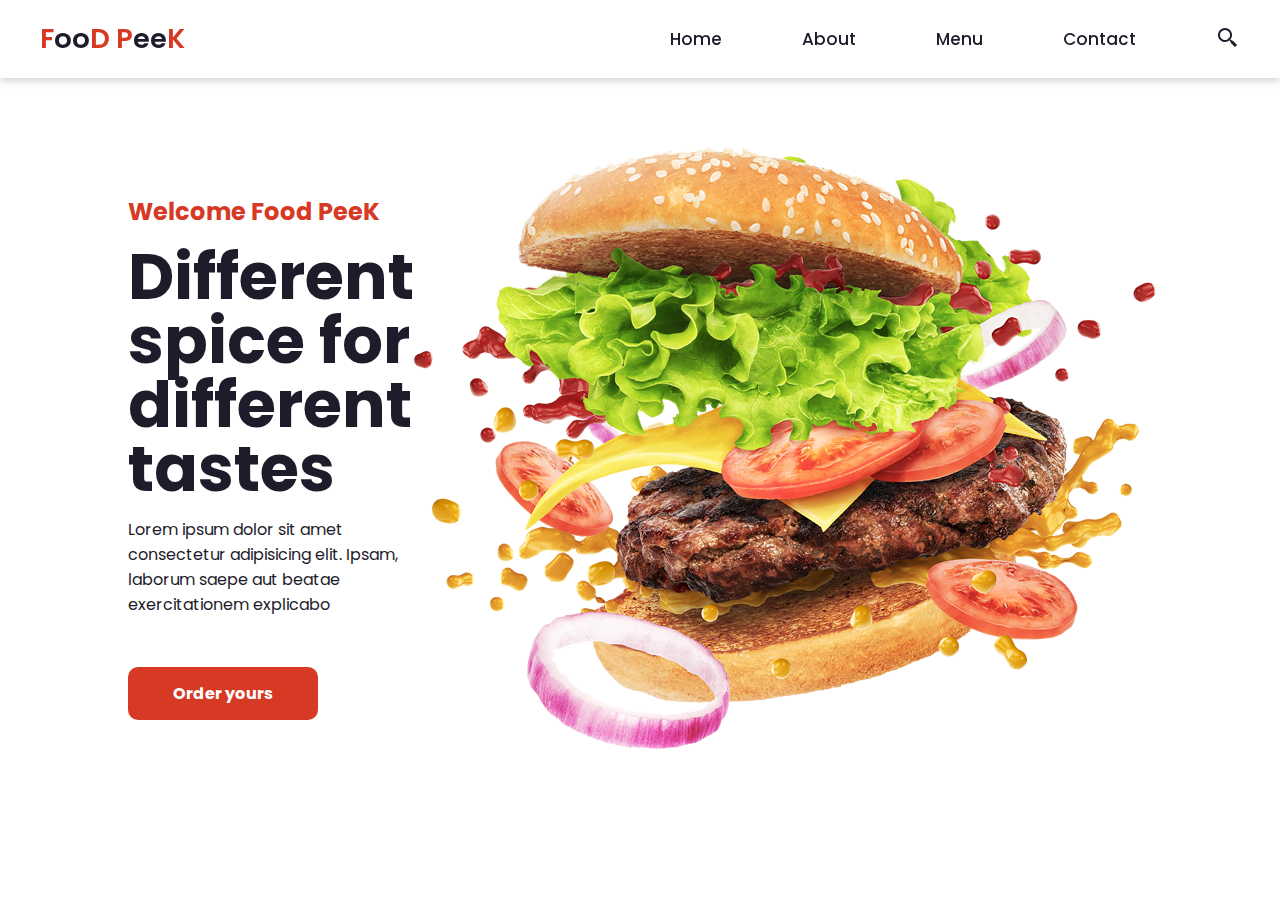
<file: landing-page-dois/index.html>
<!DOCTYPE html>
<html lang="pt-br">
<head>
    <meta charset="UTF-8">
    <meta http-equiv="X-UA-Compatible" content="IE=edge">
    <meta name="viewport" content="width=device-width, initial-scale=1.0">
    <link rel="stylesheet" href="styles/style.css">
    <link href='https://unpkg.com/boxicons@2.1.4/css/boxicons.min.css' rel='stylesheet'>
    <title>Food Peek</title>
</head>
<body>
    <header>
        <nav class="navigation">
            <a href="#" class="logo">F<span>oo</span>D P<span>ee</span>K</a>
            <ul class="nav-menu">
                <li class="nav-item"><a href="#">Home</a></li>
                <li class="nav-item"><a href="#">About</a></li>
                <li class="nav-item"><a href="#">Menu</a></li>
                <li class="nav-item"><a href="#">Contact</a></li>
                <i class='bx bx-search-alt-2'></i>
            </ul>
            <div class="menu">
                <span class="bar"></span>
                <span class="bar"></span>
                <span class="bar"></span>
            </div>
        </nav>
    </header>

    <main>
        <section class="home">
            <div class="home-text">
                <h4 class="text-h4">Welcome Food PeeK</h4>
                <h1 class="text-h1">Different spice for different tastes</h1>
                <p>Lorem ipsum dolor sit amet consectetur adipisicing elit. Ipsam, laborum saepe aut beatae exercitationem explicabo</p>
                <a href="#" class="home-btn">Order yours</a>
            </div>
            <div class="home-img">
                <img src="components/img/imagem.png" alt="hamburger">
            </div>
        </section>
    </main>
    <script src="script.js"></script>
</body>
</html>
</file>
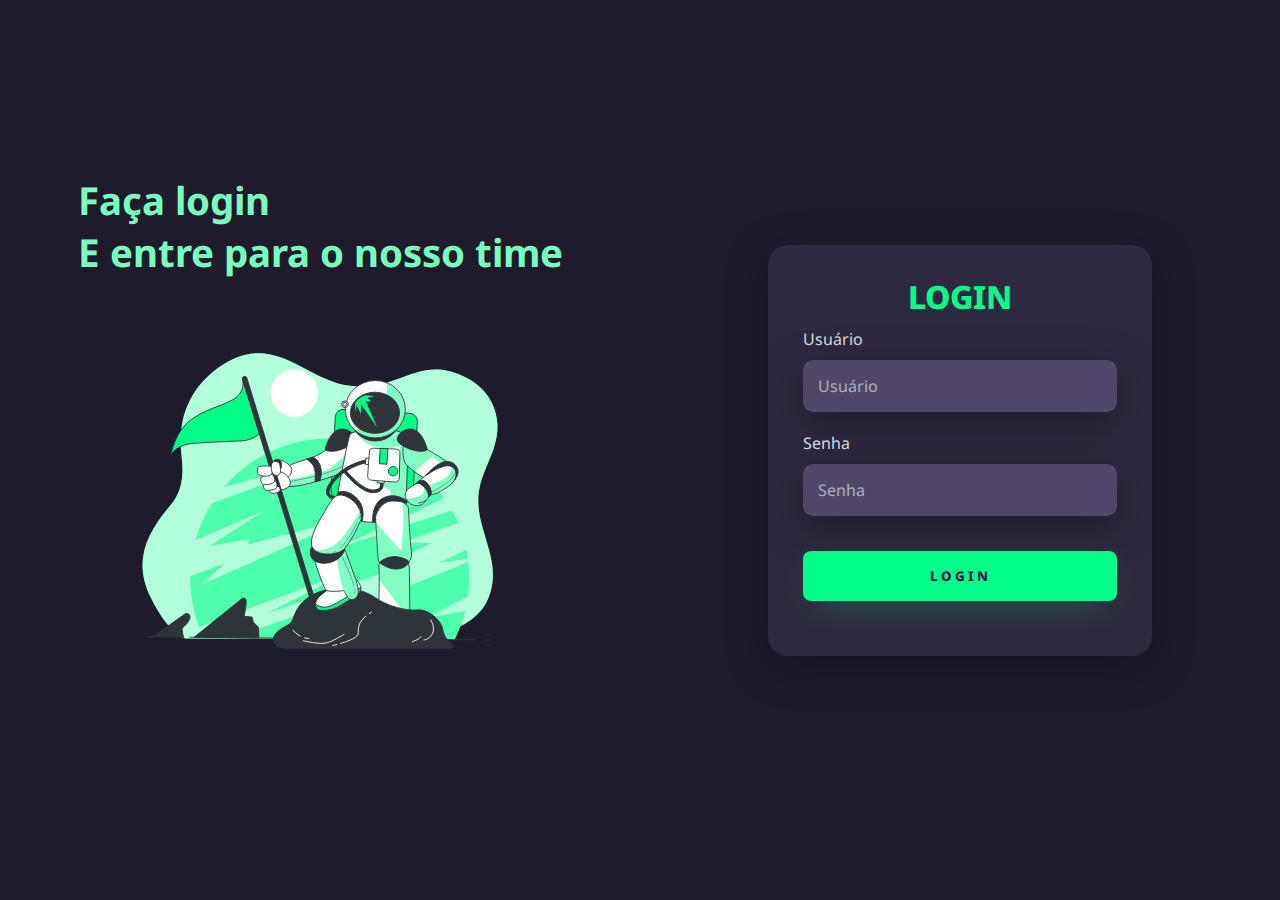
<file: landing-page-tres/index.html>
<!DOCTYPE html>
<html lang="pt-br">
<head>
    <meta charset="UTF-8">
    <meta http-equiv="X-UA-Compatible" content="IE=edge">
    <meta name="viewport" content="width=device-width, initial-scale=1.0">
    <link rel="stylesheet" href="./styles/style.css">
    <title>Login</title>
</head>
<body>
    <main class="main-login">
        <div class="left-login">
            <h1>Faça login<br>E entre para o nosso time</h1>
            <img class="left-login-img" src="./assets/img/astronaut-animate.svg" alt="astrounauta">
        </div>
        <div class="right-login">
            <div class="card-login">
                <h1>LOGIN</h1>
                <div class="textfield">
                    <label for="usuario">Usuário</label>
                    <input type="text" name="usuario" id="usuario" placeholder="Usuário">
                </div>
                <div class="textfield">
                    <label for="senha">Senha</label>
                    <input type="password" name="senha" id="senha" placeholder="Senha">     
                </div>
                <button class="btn-login">Login</button>
        </div>
    </main>
</body>
</html>
</file>
<file: landing-page-dois/styles/style.css>
@import url('https://fonts.googleapis.com/css2?family=Poppins:wght@300;400;500;600;700&display=swap');

* {
    margin: 0;
    padding: 0;
    box-sizing: border-box;
    font-family: 'Poppins', sans-serif;
    list-style: none;
    text-decoration: none;
}

:root {
    --red: #d63a25;
    --white: #fff;
    --dark: #1e1c2a;
}

body {
    color: var(--dark);
    background-color: var(--white);
}

.navigation {
    display: flex;
    align-items: center;
    justify-content: space-between;
    padding: 18px 40px;
    box-shadow: 0 0.1rem 0.5rem #ccc;
    width: 100%;
    background: var(--white);
    transition: all 0.5s;
    position: fixed;
}

.navigation .logo{
    color: var(--red);
    font-size: 1.7rem;
    font-weight: 600;
}

.logo span {
    color: var(--dark);
}

.navigation ul {
    display: flex;
    align-items: center;
    gap: 5rem;
}

.navigation ul li a {
    color: var(--dark);
    font-size: 17px;
    font-weight: 500;
    transition: all 0.5s;
}

.navigation ul li a:hover {
    color: var(--red);
}

.navigation i{
    cursor: pointer;
    font-size: 1.5rem;  
}

.menu {
    cursor: pointer;
    display: none;
}

.menu .bar {
    display: block;
    width: 28px;
    height: 3px;
    border-radius: 3px;
    background: var(--dark);
    margin: 5px auto;
    transition: all 0.3s;
}

.menu .bar:nth-child(1),
.menu .bar:nth-child(3){
    background: var(--red);
}

.home {
    width: 100%;
    height: 100vh;
    display: flex;
    align-items: center;
    justify-content: space-between;
    padding: 0px 10%;
}

.home-text {
    max-width: 37rem;
}

.home-text .text-h4 {
    font-size: 1.5rem;
    color: var(--red);
    margin-bottom: 1rem;
}

.home-text .text-h1 {
    font-size: 4rem;
    margin-bottom: 1rem;
    line-height: 4rem;
}

.home-text p{
    margin-bottom: 4rem;
}

.home-btn {
    padding: 15px 45px;
    background: var(--red);
    color: var(--white);
    border-radius: 10px;
    font-weight: 700;
    transition: all 0.5s;
}

.home-btn:hover {
    background: #fc4c35;
}

.home-img {
    width: 100%;
}

@media (max-width: 785px) {
    .navigation {
        padding: 18px 20px;
    }

    .menu {
        display: block;
    }

    .menu.ativo .bar:nth-child(1){
        transform: translateY(8px) rotate(45deg);
    }

    .menu.ativo .bar:nth-child(2) {
        opacity: 0;
    }

    .menu.ativo .bar:nth-child(3){
        transform: translateY(-8px) rotate(-45deg);
    }

    .nav-menu{
        position: fixed;
        right: -100%;
        top: 70px;
        width: 100%;
        height: 100%;
        flex-direction: column;
        background: var(--white);
        gap: -10px;
        transition: 0.3s;
    }
    .nav-menu.ativo {
        right: 0;
    }

    .nav-item {
        margin: 16px 0;
    }

    /* main */
    .home {
        padding: 100px 2%;
        flex-direction: column;
        text-align: center;
        overflow: hidden;
        gap: 5rem;
    }
    .home .text-h4 {
        font-size: 15px;
    }

    .home .text-h1 {
        font-size: 2.5rem;
        line-height: 3rem;
    }

    .home p{
        font-size: 15px;
    }

    .home-img {
        width: 125%;
    }
}
</file>
<file: landing-page-tres/styles/style.css>
@import url('https://fonts.googleapis.com/css2?family=Noto+Sans:wght@400;700&display=swap');

* {
    margin: 0;
    padding: 0;
    box-sizing: border-box;
    font-family: 'Noto Sans', sans-serif;
}

.main-login {
    width: 100vw;
    height: 100vh;
    background-color: #201b2c;
    display: flex;
    justify-content: center;
    align-items: center;
}

.left-login {
    width: 50vw;
    height: 100vh;
    display: flex;
    justify-content: center;
    align-items: center;
    flex-direction: column;
}

.left-login > h1 {
    color: #77ffc0;
    font-size: 3vw;
}

.left-login-img {
    width: 35vw;
}

.right-login {
    width: 50vw;
    height: 100vh;
    display: flex;
    justify-content: center;
    align-items: center;
}

.card-login {
    width: 60%;
    display: flex;
    justify-content: center;
    align-items: center;
    flex-direction: column;
    padding: 30px 35px; 
    background-color: #2f2841;
    border-radius: 20px;
    box-shadow: 0px 10px 40px #00000056; 
}

.card-login > h1 {
    color: #00ff88;
    font-weight: 800;
    margin: 0;
}

.textfield {
    width: 100%;
    display: flex;
    flex-direction: column;
    align-items: flex-start;
    justify-content: center;
    margin: 10px 0;
}

.textfield > input {
    width: 100%;
    border: none;
    border-radius: 10px;
    padding: 15px;
    background-color: #514869;
    color: #f0ffffde;
    font-size: 12pt;
    box-shadow: 0px 10px 40px #00000056;
    outline: none;
}

.textfield > label {
    color: #f0ffffde;
    margin-bottom: 10px;
}

.textfield > input::placeholder {
    color: #f0ffff94;
}

.btn-login {
    width: 100%;
    padding: 16px 0;
    margin: 25px;
    border: none;
    border-radius: 8px;
    outline: none;
    text-transform: uppercase;
    font-weight: 800;
    letter-spacing: 3px;
    color: #2b134b;
    background-color: #00ff88;
    cursor: pointer;
    box-shadow: 0px 10px 40px -12px #00ff8052;
}

@media only screen and (max-width: 950px) {
    .card-login {
        width: 85%;
    }
}

@media only screen and (max-width: 600px) {
    .main-login {
        flex-direction: column;
    }

    .left-login > h1 {
        display: none;
    }

    .left-login {
        width: 100%;
        height: auto;
    }

    .right-login {
        width: 100%;
        height: auto;
    }

    .left-login-img {
        width: 50vw;
    }

    .card-login {
        width: 90%;
    }
}
</file>
